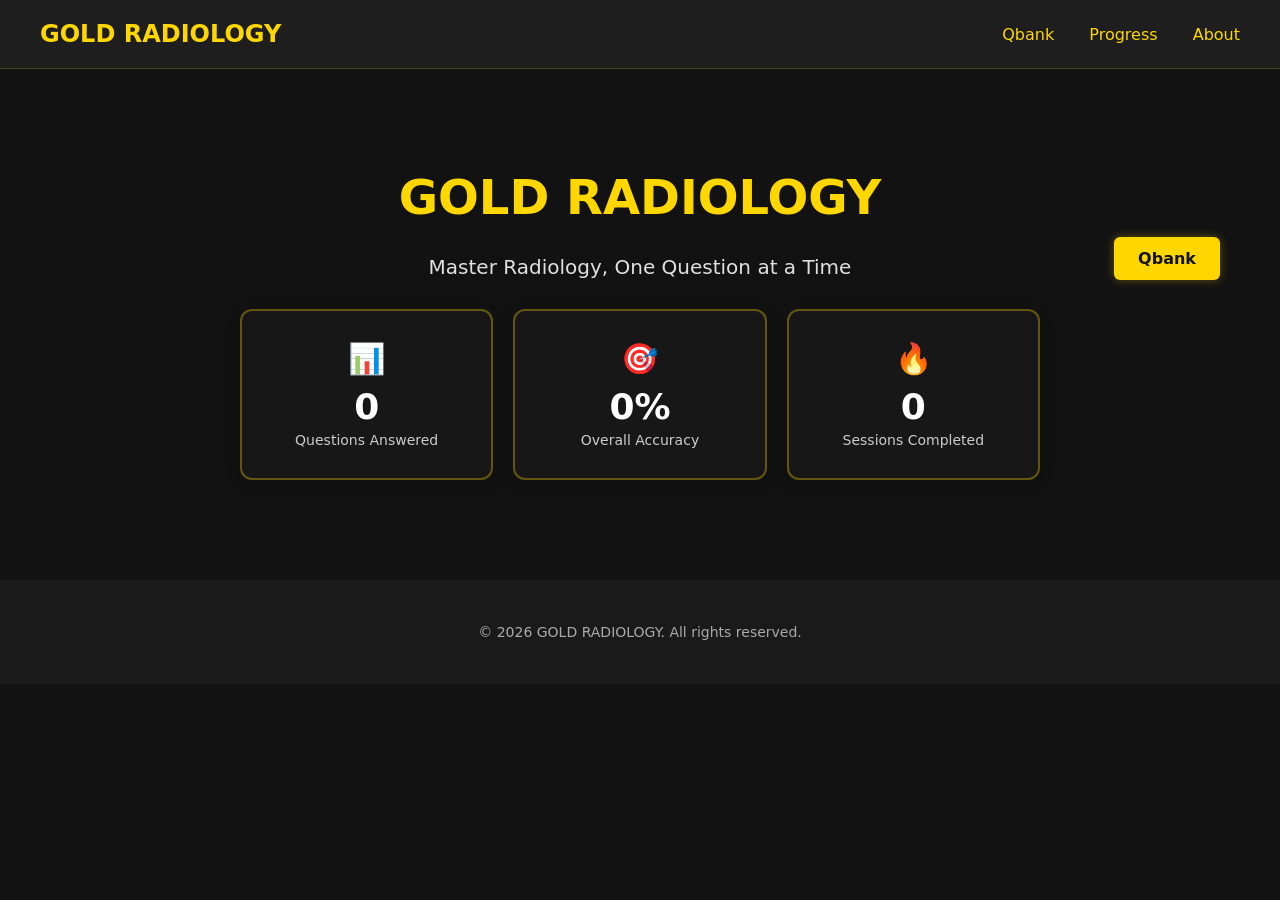
<file: index.html>
<!DOCTYPE html>
<html lang="en">
<head>
  <meta charset="UTF-8" />
  <meta name="viewport" content="width=device-width, initial-scale=1" />
  <title>GOLD RADIOLOGY</title>
  <link rel="stylesheet" href="styles.css" />
</head>
<body>

  <header>
    <a href="index.html" class="logo">GOLD RADIOLOGY</a>
    <nav>
      <a href="qbank.html">Qbank</a>
      <a href="progress.html">Progress</a>
      <a href="about.html">About</a>
    </nav>
  </header>

  <main>
    <section class="hero">
      <div class="hero-title">
        <h1>GOLD RADIOLOGY</h1>
      </div>
      <p>Master Radiology, One Question at a Time</p>

      <div class="overview-section home-dashboard">
        <div class="stats-grid">
          <div class="stat-card">
            <span class="stat-icon">📊</span>
            <div class="stat-value" id="homeTotalAnswered">0</div>
            <div class="stat-label">Questions Answered</div>
          </div>
          <div class="stat-card">
            <span class="stat-icon">🎯</span>
            <div class="stat-value" id="homeOverallAccuracy">0%</div>
            <div class="stat-label">Overall Accuracy</div>
          </div>
          <div class="stat-card">
            <span class="stat-icon">🔥</span>
            <div class="stat-value" id="homeSessionsCompleted">0</div>
            <div class="stat-label">Sessions Completed</div>
          </div>
        </div>
      </div>

      <div class="hero-qbank-button">
        <a href="qbank.html" class="qbank-btn">Qbank</a>
      </div>
    </section>

    </main>

  <footer>
    <p>© 2026 GOLD RADIOLOGY. All rights reserved.</p>
  </footer>

  <script>
    document.addEventListener('DOMContentLoaded', () => {
      const stats = JSON.parse(localStorage.getItem('qbankStats')) || {
        totalAnswered: 0,
        totalCorrect: 0,
        sessionsCount: 0
      };
      
      document.getElementById('homeTotalAnswered').textContent = stats.totalAnswered;
      document.getElementById('homeSessionsCompleted').textContent = stats.sessionsCount;
      
      const accuracy = stats.totalAnswered > 0 
        ? Math.round((stats.totalCorrect / stats.totalAnswered) * 100) 
        : 0;
      document.getElementById('homeOverallAccuracy').textContent = `${accuracy}%`;
    });
  </script>

</body>
</html>
</file>
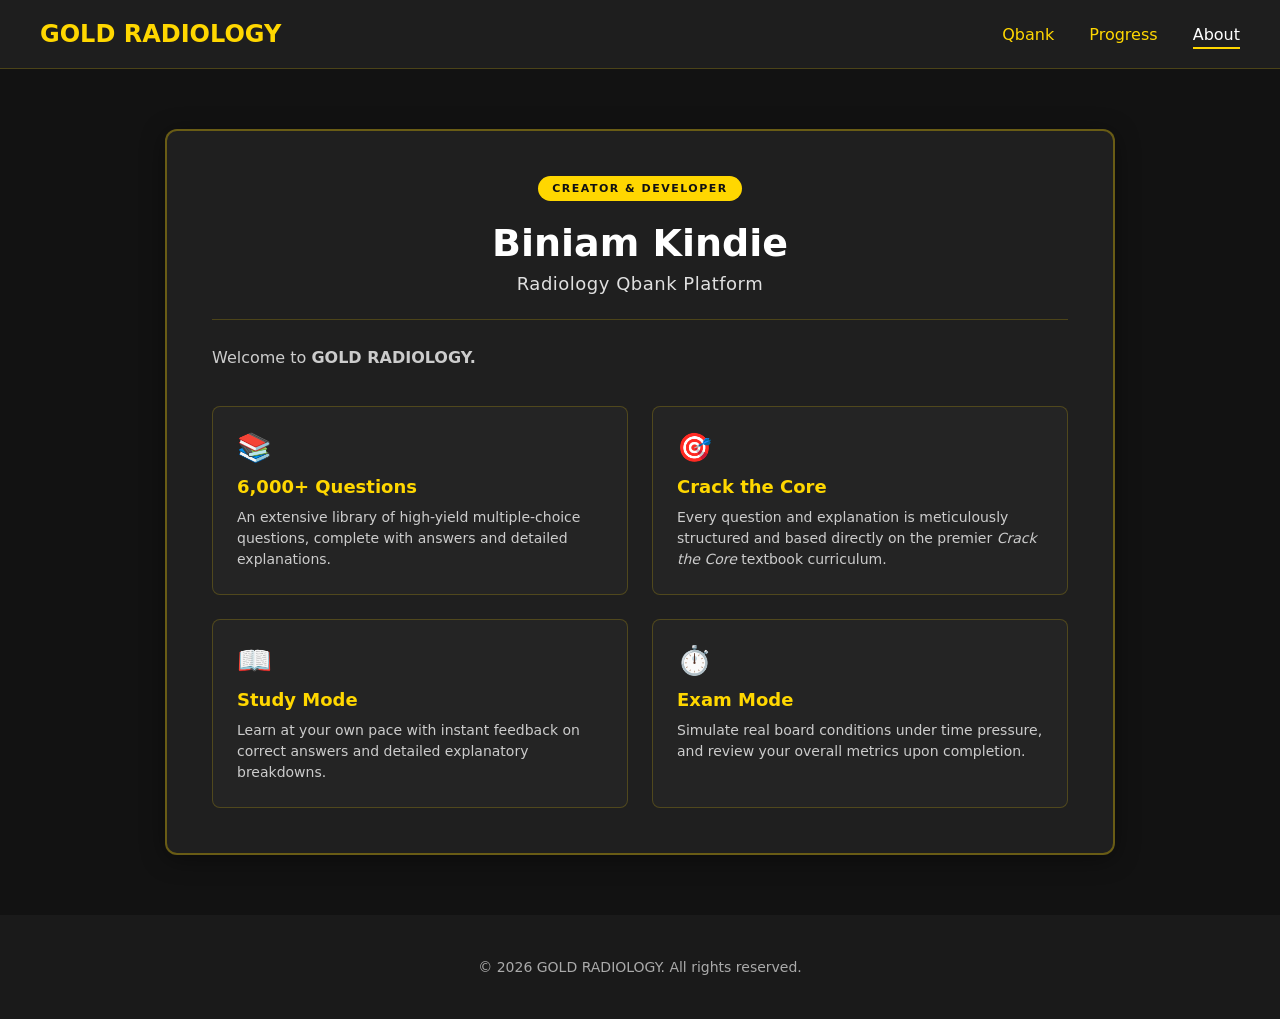
<file: about.html>
<!DOCTYPE html>
<html lang="en">
<head>
  <meta charset="UTF-8" />
  <meta name="viewport" content="width=device-width, initial-scale=1" />
  <title>About | GOLD RADIOLOGY</title>
  <link rel="stylesheet" href="styles.css" />
</head>
<body>

  <header>
    <a href="index.html" class="logo">GOLD RADIOLOGY</a>
    <nav>
      <a href="qbank.html">Qbank</a>
      <a href="progress.html">Progress</a>
      <a href="about.html" class="active">About</a>
    </nav>
  </header>

  <main class="about-main">
    <div class="about-container">
      <div class="about-card">
        <div class="about-badge">CREATOR & DEVELOPER</div>
        <h1>Biniam Kindie</h1>
        <p class="about-subtitle">Radiology Qbank Platform</p>
        
        <hr class="about-divider" />

        <div class="about-content">
          <p>
            Welcome to <strong>GOLD RADIOLOGY.</strong>  </p>

          <div class="feature-grid">
            <div class="feature-box">
              <div class="feature-icon">📚</div>
              <h3>6,000+ Questions</h3>
              <p>An extensive library of high-yield multiple-choice questions, complete with answers and detailed explanations.</p>
            </div>

            <div class="feature-box">
              <div class="feature-icon">🎯</div>
              <h3>Crack the Core</h3>
              <p>Every question and explanation is meticulously structured and based directly on the premier <em>Crack the Core</em> textbook curriculum.</p>
            </div>

            <div class="feature-box">
              <div class="feature-icon">📖</div>
              <h3>Study Mode</h3>
              <p>Learn at your own pace with instant feedback on correct answers and detailed explanatory breakdowns.</p>
            </div>

            <div class="feature-box">
              <div class="feature-icon">⏱️</div>
              <h3>Exam Mode</h3>
              <p>Simulate real board conditions under time pressure, and review your overall metrics upon completion.</p>
            </div>
          </div>
        </div>
      </div>
    </div>
  </main>

  <footer>
    <p>© 2026 GOLD RADIOLOGY. All rights reserved.</p>
  </footer>

</body>
</html>
</file>
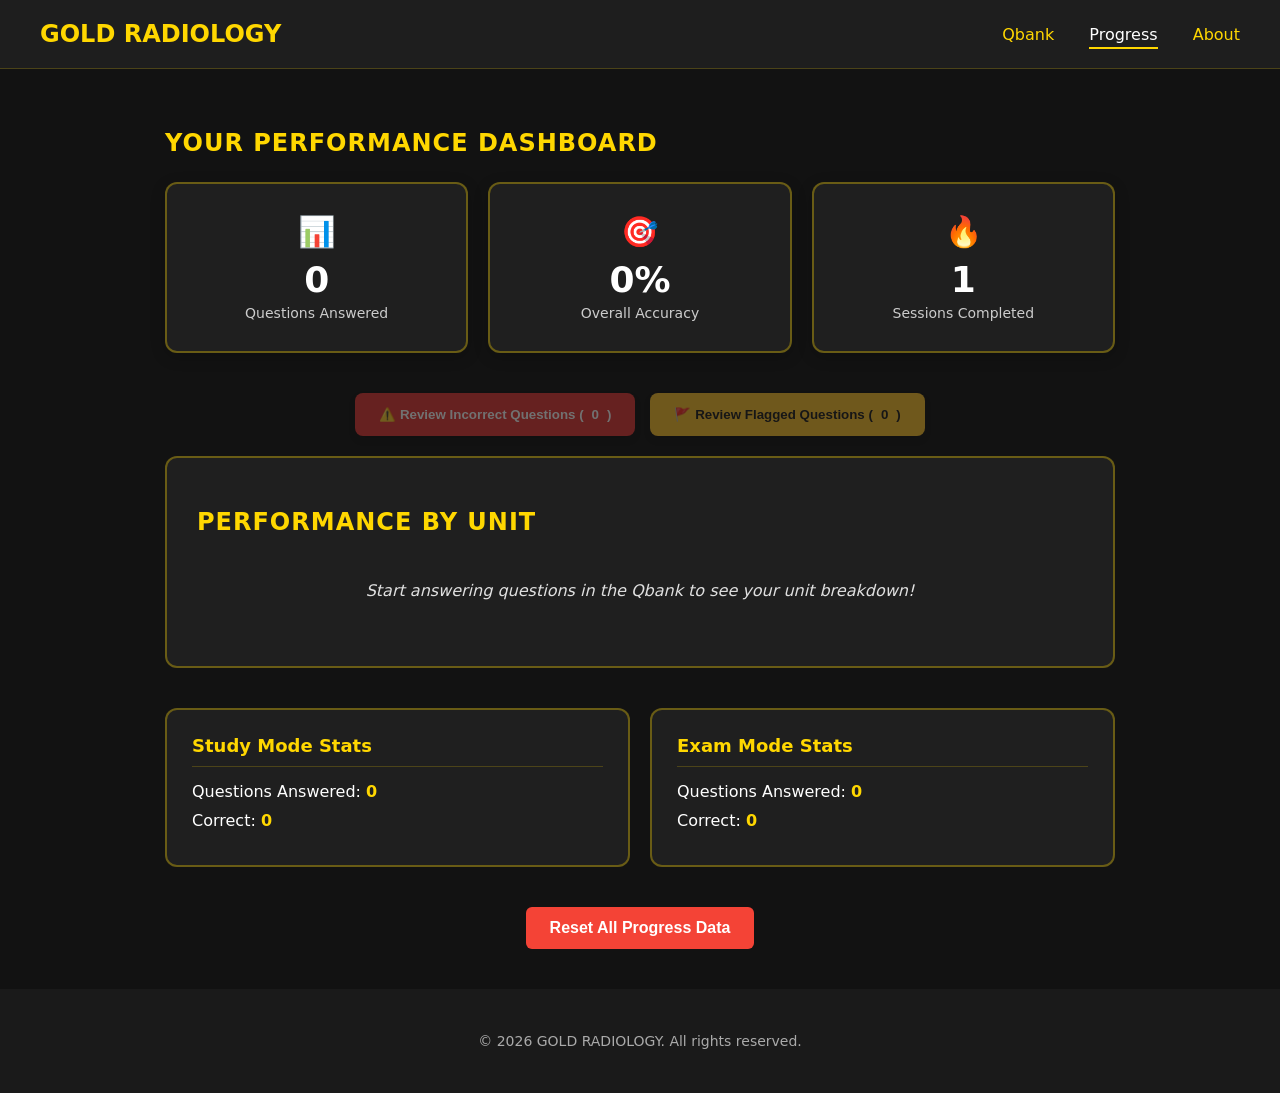
<file: progress.html>
<!DOCTYPE html>
<html lang="en">
<head>
  <meta charset="UTF-8" />
  <meta name="viewport" content="width=device-width, initial-scale=1" />
  <title>Progress | GOLD RADIOLOGY</title>
  <link rel="stylesheet" href="styles.css" />
</head>
<body>

  <header>
    <a href="index.html" class="logo">GOLD RADIOLOGY</a>
    <nav>
      <a href="qbank.html">Qbank</a>
      <a href="progress.html" class="active">Progress</a>
      <a href="about.html">About</a>
    </nav>
  </header>

  <main class="progress-main">
    <div class="progress-container">
      
      <section class="overview-section">
        <h1>YOUR PERFORMANCE DASHBOARD</h1>
        <div class="stats-grid">
          <div class="stat-card">
            <span class="stat-icon">📊</span>
            <div class="stat-value" id="totalAnswered">0</div>
            <div class="stat-label">Questions Answered</div>
          </div>
          <div class="stat-card">
            <span class="stat-icon">🎯</span>
            <div class="stat-value" id="overallAccuracy">0%</div>
            <div class="stat-label">Overall Accuracy</div>
          </div>
          <div class="stat-card">
            <span class="stat-icon">🔥</span>
            <div class="stat-value" id="sessionsCompleted">0</div>
            <div class="stat-label">Sessions Completed</div>
          </div>
        </div>
      </section>

      <section class="review-actions-section" style="margin: 20px 0;">
        <div class="dashboard-actions" style="display: flex; gap: 15px; justify-content: center; flex-wrap: wrap;">
          <button id="btn-review-incorrect" class="action-btn" style="padding: 14px 24px; font-weight: bold; background: #e53935; color: white; border: none; border-radius: 8px; cursor: pointer; display: inline-flex; align-items: center; gap: 8px; box-shadow: 0 4px 6px rgba(0,0,0,0.15); transition: all 0.2s;">
            ⚠️ Review Incorrect Questions (<span id="incorrect-count">0</span>)
          </button>
          <button id="btn-review-flagged" class="action-btn" style="padding: 14px 24px; font-weight: bold; background: #fbc02d; color: #1e1e1e; border: none; border-radius: 8px; cursor: pointer; display: inline-flex; align-items: center; gap: 8px; box-shadow: 0 4px 6px rgba(0,0,0,0.15); transition: all 0.2s;">
            🚩 Review Flagged Questions (<span id="flagged-count">0</span>)
          </button>
        </div>
      </section>

      <section class="breakdown-section">
        <h2>Performance by Unit</h2>
        <div class="unit-progress-list" id="unitProgressContainer">
          <p class="no-data">Start answering questions in the Qbank to see your unit breakdown!</p>
        </div>
      </section>

      <section class="modes-section">
        <div class="mode-card">
          <h3>Study Mode Stats</h3>
          <p>Questions Answered: <span id="studyAnswered" class="highlight">0</span></p>
          <p>Correct: <span id="studyCorrect" class="highlight">0</span></p>
        </div>
        <div class="mode-card">
          <h3>Exam Mode Stats</h3>
          <p>Questions Answered: <span id="examAnswered" class="highlight">0</span></p>
          <p>Correct: <span id="examCorrect" class="highlight">0</span></p>
        </div>
      </section>

      <div class="danger-zone">
        <button id="resetProgressBtn" class="reset-btn">Reset All Progress Data</button>
      </div>

    </div>
  </main>

  <footer>
    <p>© 2026 GOLD RADIOLOGY. All rights reserved.</p>
  </footer>

  <script src="progress.js" defer></script>
</body>
</html>
</file>
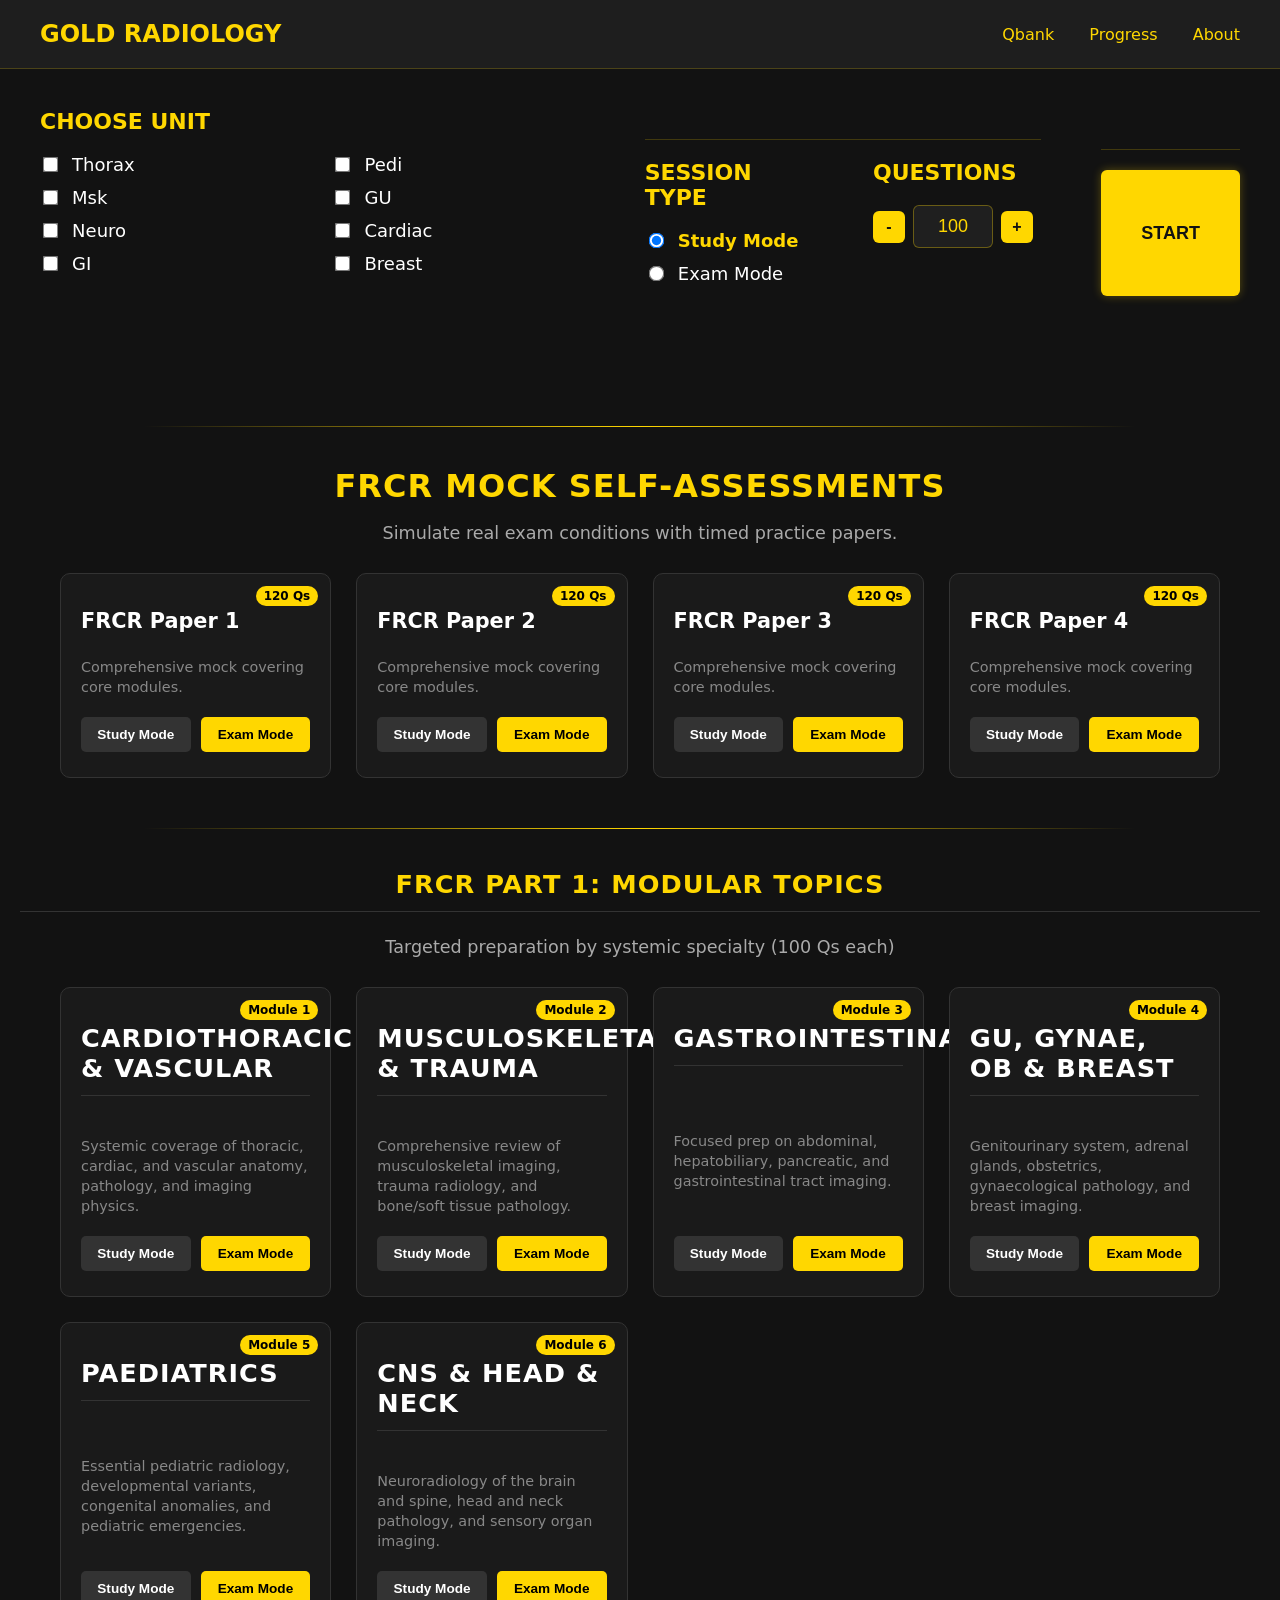
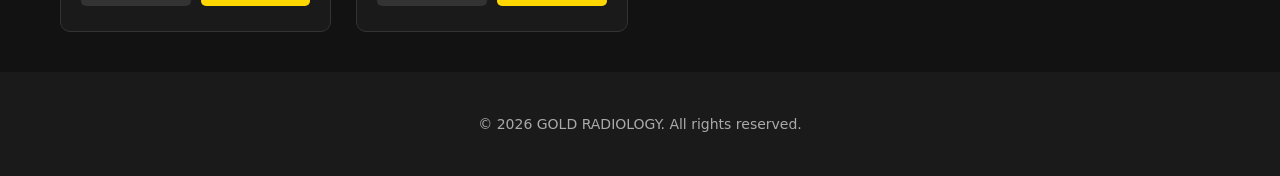
<file: qbank.html>
<!DOCTYPE html>
<html lang="en">
<head>
  <meta charset="UTF-8" />
  <meta name="viewport" content="width=device-width, initial-scale=1" />
  <title>Qbank | GOLD RADIOLOGY</title>
  <link rel="stylesheet" href="styles.css" />
</head>
<body>

  <header>
    <a href="index.html" class="logo">GOLD RADIOLOGY</a>
    <nav>
      <a href="qbank.html">Qbank</a>
      <a href="progress.html">Progress</a>
      <a href="about.html">About</a>
    </nav>
  </header>

  <main>
    <section class="qbank-layout">
      <div class="selection-sections">
        <div class="unit-section">
          <h2>CHOOSE UNIT</h2>
          <div class="unit-columns">
            <div class="unit-column">
              <form class="unit-checkboxes">
                <div class="checkbox-group">
                  <label><input type="checkbox" name="unit" value="thoracic"> <span>Thorax</span></label>
                </div>
                <div class="checkbox-group">
                  <label><input type="checkbox" id="mskCheckbox" name="unit" value="msk"> <span>Msk</span></label>
                </div>
                <div class="checkbox-group">
                  <label><input type="checkbox" name="unit" value="neurorad"> <span>Neuro</span></label>
                </div>
                <div class="checkbox-group">
                  <label><input type="checkbox" name="unit" value="gi"> <span>GI</span></label>
                </div>
              </form>
            </div>

            <div class="unit-column">
              <form class="unit-checkboxes">
                <div class="checkbox-group">
                  <label><input type="checkbox" name="unit" value="peds"> <span>Pedi</span></label>
                </div>
                <div class="checkbox-group">
                  <label><input type="checkbox" name="unit" value="gu"> <span>GU</span></label>
                </div>
                <div class="checkbox-group">
                  <label><input type="checkbox" name="unit" value="cardiac"> <span>Cardiac</span></label>
                </div>
                <div class="checkbox-group">
                  <label><input type="checkbox" name="unit" value="breast"> <span>Breast</span></label>
                </div>
              </form>
            </div>
          </div>
        </div>

        <div class="bottom-row">
        <div class="session-type-section">
          <h2>SESSION TYPE</h2>
          <form class="session-type-options">
            <div class="radio-group">
              <label>
                <input type="radio" name="sessionType" value="study" checked>
                <span>Study Mode</span>
              </label>
            </div>
            <div class="radio-group">
              <label>
                <input type="radio" name="sessionType" value="exam">
                <span>Exam Mode</span>
              </label>
            </div>
          </form>
        </div>

        <div class="questions-section">
          <h2>QUESTIONS</h2>
          <div class="number-input">
            <button class="number-btn minus">-</button>
            <input type="number" min="1" max="500" value="100" id="questionCount" />
            <button class="number-btn plus">+</button>
          </div>
        </div>
      </div>

      <div class="start-button-container">
        <button class="start-btn">START</button>
      </div>
    </section>
  </main>

  <div id="mskModal" class="modal" aria-hidden="true">
    <div class="modal-content">
      <span class="close-button" onclick="closeModal()">&times;</span>
      <h3>Select MSK Sub-units</h3>
      <div class="modal-columns">
        <div class="modal-column">
          <form>
            <label><input type="checkbox" name="subunit" value="msk1"> <span>MSK 1</span></label>
            <label><input type="checkbox" name="subunit" value="msk2-3"> <span>MSK 2-3</span></label>
            <label><input type="checkbox" name="subunit" value="msk4-5"> <span>MSK 4-5</span></label>
            <label><input type="checkbox" name="subunit" value="msk6-7"> <span>MSK 6-7</span></label>
            <label><input type="checkbox" name="subunit" value="msk8"> <span>MSK 8</span></label>
            <label><input type="checkbox" name="subunit" value="msk9-11"> <span>MSK 9-11</span></label>
       
          </form>
        </div>
        <div class="modal-column">
          <form>
            <label><input type="checkbox" name="subunit" value="mskbasics"> <span>Basics of bone</span></label>
            <label><input type="checkbox" name="subunit" value="mskarthtitis"> <span>Arthitis</span></label>
            <label><input type="checkbox" name="subunit" value="mskboneprinciple"> <span>Bone tumor principles</span></label>
            <label><input type="checkbox" name="subunit" value="mskbonelesions"> <span>Bone lesions organized</span></label>
            <label><input type="checkbox" name="subunit" value="msksofttissuetumors"> <span>Soft tissue tumors</span></label>
            <label><input type="checkbox" name="subunit" value="mskinfections"> <span>Msk infections</span></label>
            <label><input type="checkbox" name="subunit" value="mskmetabolic"> <span>Metabolic</span></label>
            <label><input type="checkbox" name="subunit" value="mskddxbonelesion"> <span>DDX bone lesion</span></label>
            <label><input type="checkbox" name="subunit" value="mskbasicsoftrauma"> <span>Basics of traums</span></label>
            <label><input type="checkbox" name="subunit" value="mskatraumaticfractures"> <span>Atrumatic fractures</span></label>
            <label><input type="checkbox" name="subunit" value="mskbasicsofmri"> <span>Basics of mri</span></label>
            <label><input type="checkbox" name="subunit" value="mskfootandankle"> <span>Foot and ankle</span></label>
            <label><input type="checkbox" name="subunit" value="mskknee"> <span>Knee</span></label>
            <label><input type="checkbox" name="subunit" value="mskhip"> <span>Hip</span></label>
            <label><input type="checkbox" name="subunit" value="mskshoulder"> <span>Shoulder</span></label>
            <label><input type="checkbox" name="subunit" value="mskelbow"> <span>Elbow</span></label>
            <label><input type="checkbox" name="subunit" value="mskwrist"> <span>Wrist</span></label>
            <label><input type="checkbox" name="subunit" value="mskinterventions"> <span>MSK interventions</span></label>


            
          </form>
        </div>
      </div>
      <button type="button" class="done-btn" onclick="handleSubunitSelection()">Done</button>
    </div>
  </div>

  <div id="thoracicModal" class="modal" aria-hidden="true">
    <div class="modal-content">
      <span class="close-button" onclick="closeThoracicModal()">&times;</span>
      <h3>Select Thoracic Sub-units</h3>
      <div class="modal-columns">
        <div class="modal-column">
          <form>
            <label><input type="checkbox" name="thoracicSubunit" value="thoracic1-4"> <span>Thoracic 1-4</span></label>
            <label><input type="checkbox" name="thoracicSubunit" value="thoracic5-7"> <span>Thoracic 5-7</span></label>
            <label><input type="checkbox" name="thoracicSubunit" value="thoracic8-11"> <span>Thoracic 8-11</span></label>
            <label><input type="checkbox" name="thoracicSubunit" value="thoracic12-15"> <span>Thoracic 12-15</span></label>
            <label><input type="checkbox" name="thoracicSubunit" value="thoracic16-18"> <span>Thoracic 16-18</span></label>
           </form>
        </div>
        <div class="modal-column">
          <form>
            
            <label><input type="checkbox" name="thoracicSubunit" value="thoracicintroductory"> <span>Introductory</span></label> 
            <label><input type="checkbox" name="thoracicSubunit" value="thoracicpatterns"> <span>Patterns of lung Ds</span></label> 
            <label><input type="checkbox" name="thoracicSubunit" value="thoracicpinfection"> <span>Pulmonary infection</span></label> 
            <label><input type="checkbox" name="thoracicSubunit" value="thoracicicu"> <span>ICU</span></label> 
            <label><input type="checkbox" name="thoracicSubunit" value="thoraciclungca"> <span>Lung ca</span></label> 
            <label><input type="checkbox" name="thoracicSubunit" value="thoracicpulmvasvcular"> <span>Pulmonary vascular Ds</span></label> 
            <label><input type="checkbox" name="thoracicSubunit" value="thoracicdiffuse"> <span>Diffuse lung Ds</span></label> 
            <label><input type="checkbox" name="thoracicSubunit" value="thoracicmediastinum"> <span>Mediasatinum</span></label> 
            <label><input type="checkbox" name="thoracicSubunit" value="thoracicairway"> <span>Airway</span></label> 
            <label><input type="checkbox" name="thoracicSubunit" value="thoracicpleura"> <span>Pleura</span></label>          
          </form>
        </div>
      </div>
      <button type="button" class="done-btn" onclick="handleThoracicSubunitSelection()">Done</button>
    </div>
  </div>

  <div id="cardiacModal" class="modal" aria-hidden="true">
    <div class="modal-content">
      <span class="close-button" onclick="closeCardiacModal()">&times;</span>
      <h3>Select Cardiac Sub-units</h3>
      <div class="modal-columns">
        <div class="modal-column">
          <form>
            <label><input type="checkbox" name="cardiacSubunit" value="cardiac1-4"> <span>Cardiac 1-4</span></label>
            <label><input type="checkbox" name="cardiacSubunit" value="cardiac5-6"> <span>Cardiac 5-6</span></label>
            <label><input type="checkbox" name="cardiacSubunit" value="cardiac7-11"> <span>Cardiac 7-11</span></label>
            <label><input type="checkbox" name="cardiacSubunit" value="cardiacxray"> <span>X-ray</span></label>
            <label><input type="checkbox" name="cardiacSubunit" value="cardiaccoronary"> <span>Coronary ct</span></label>
            <label><input type="checkbox" name="cardiacSubunit" value="cardiacmri"> <span>Cardiac MRI</span></label>
            <label><input type="checkbox" name="cardiacSubunit" value="cardiacichemic"> <span>Ischemic</span></label>
            <label><input type="checkbox" name="cardiacSubunit" value="cardiacnonischemic"> <span>Non ischemic</span></label>
            <label><input type="checkbox" name="cardiacSubunit" value="cardiacvalvular"> <span>Valvular</span></label>
            <label><input type="checkbox" name="cardiacSubunit" value="cardiacpericardial"> <span>Pericardial</span></label>
            <label><input type="checkbox" name="cardiacSubunit" value="cardiacmass"> <span>Cardiac Mass</span></label>
            

          </form>
        </div>
        <div class="modal-column">
          <form>
            <label><input type="checkbox" name="cardiacSubunit" value="vascular1-2"> <span>Vascular 1-2</span></label>
            <label><input type="checkbox" name="cardiacSubunit" value="vascular3-5"> <span>Vascular 3-5</span></label>
            <label><input type="checkbox" name="cardiacSubunit" value="vascular6-8"> <span>Vascular 6-8</span></label>
            <label><input type="checkbox" name="cardiacSubunit" value="vascularaorticanatomy"> <span>Aortic anatomy</span></label>
            <label><input type="checkbox" name="cardiacSubunit" value="vascularaorticsyndrome"> <span>Acute aortic syndrome</span></label>
            <label><input type="checkbox" name="cardiacSubunit" value="vascularaorticinjury"> <span>Aortic injury</span></label>
            <label><input type="checkbox" name="cardiacSubunit" value="vascularthoracicaorta"> <span>Thoracic aorta</span></label>  
            <label><input type="checkbox" name="cardiacSubunit" value="vascularabdominalaorta"> <span>Abdominal aorta</span></label>
            <label><input type="checkbox" name="cardiacSubunit" value="vascularmesenteric"> <span>Mesenteric</span></label>  
            <label><input type="checkbox" name="cardiacSubunit" value="vascularupperextermity"> <span>Upper extermity</span></label>
            <label><input type="checkbox" name="cardiacSubunit" value="vascularlowerextermity"> <span>Lower extermity</span></label>  
            <label><input type="checkbox" name="cardiacSubunit" value="vascularultrasound"> <span>Vascular ultrasound</span></label>
             
          </form>
        </div>
      </div>
      <button type="button" class="done-btn" onclick="handleCardiacSubunitSelection()">Done</button>
    </div>
  </div>

  <div id="neuroradModal" class="modal" aria-hidden="true">
    <div class="modal-content">
      <span class="close-button" onclick="closeNeuroradModal()">&times;</span>
      <h3>Select Neurorad Sub-units</h3>
      <div class="modal-columns">
        <div class="modal-column">
          <form>
            <label><input type="checkbox" name="neuroradSubunit" value="neuro1"> <span>Neuro 1</span></label>
            <label><input type="checkbox" name="neuroradSubunit" value="neuro2"> <span>Neuro 2</span></label>
            <label><input type="checkbox" name="neuroradSubunit" value="neuro3-4"> <span>Neuro 3-4</span></label>
            <label><input type="checkbox" name="neuroradSubunit" value="neuro5-6"> <span>Neuro 5-6</span></label>
            <label><input type="checkbox" name="neuroradSubunit" value="neuro7"> <span>Neuro 7</span></label>
            <label><input type="checkbox" name="neuroradSubunit" value="neuro8-9"> <span>Neuro 8-9</span></label>
            <label><input type="checkbox" name="neuroradSubunit" value="neuro10-11"> <span>Neuro 10-11</span></label>
            <label><input type="checkbox" name="neuroradSubunit" value="neuro12"> <span>Neuro 12</span></label>
            <label><input type="checkbox" name="neuroradSubunit" value="neuro13-15"> <span>Neuro 13-15</span></label>
            <label><input type="checkbox" name="neuroradSubunit" value="neuro16-18"> <span>Neuro 16-18</span></label>
            <label><input type="checkbox" name="neuroradSubunit" value="neuro19-21"> <span>Neuro 19-21</span></label>
       
          </form>
        </div>
        <div class="modal-column">
          <form>
          
            <label><input type="checkbox" name="neuroradSubunit" value="neurofundumentals"> <span>Neuroimaging fundumentals</span></label>  
            <label><input type="checkbox" name="neuroradSubunit" value="neurovascularanatomy"> <span>Neurovascular anatomy</span></label> 
            <label><input type="checkbox" name="neuroradSubunit" value="neurostroke"> <span>Stroke</span></label>        
            <label><input type="checkbox" name="neuroradSubunit" value="neurosah"> <span>SAH</span></label>        
            <label><input type="checkbox" name="neuroradSubunit" value="neurovascularmalformation"> <span>Vascular malformations</span></label>        
            <label><input type="checkbox" name="neuroradSubunit" value="neurocerebralvenous"> <span>Cerebral venous</span></label>        
            <label><input type="checkbox" name="neuroradSubunit" value="neurohemorrage"> <span>Hemorraghe</span></label>        
            <label><input type="checkbox" name="neuroradSubunit" value="neurotrauma"> <span>Cerebral trauma</span></label>        
            <label><input type="checkbox" name="neuroradSubunit" value="neurobraintumors"> <span>Brain tumors</span></label>        
            <label><input type="checkbox" name="neuroradSubunit" value="neurowhitematter"> <span>White matter</span></label>        
            <label><input type="checkbox" name="neuroradSubunit" value="neurotoxic"> <span>Toxic</span></label>        
            <label><input type="checkbox" name="neuroradSubunit" value="neuroautoimmune"> <span>Autoimmune</span></label>        
            <label><input type="checkbox" name="neuroradSubunit" value="neurobraininfections"> <span>Brain infections</span></label> 
           

                        
          </form>
        </div>
        <div class="modal-column">
          <form>
 <label><input type="checkbox" name="neuroradSubunit" value="neuropns"> <span>PNS</span></label>        
            <label><input type="checkbox" name="neuroradSubunit" value="neuroorbits"> <span>Orbits</span></label>        
            <label><input type="checkbox" name="neuroradSubunit" value="neuroface"> <span>Face</span></label>        
            <label><input type="checkbox" name="neuroradSubunit" value="neurosalivaryglands"> <span>Salivary glands</span></label>        
            <label><input type="checkbox" name="neuroradSubunit" value="neurocentralskull"> <span>Centralskull</span></label>        
            <label><input type="checkbox" name="neuroradSubunit" value="neuromucosal"> <span>Mucosal</span></label>        
            <label><input type="checkbox" name="neuroradSubunit" value="neuroextramucosal"> <span>Extramucosal</span></label>        
            <label><input type="checkbox" name="neuroradSubunit" value="neurocervicallnds"> <span>Cervical LNDS</span></label>    
            <label><input type="checkbox" name="neuroradSubunit" value="neuroneckinfections"> <span>NEck infections</span></label>        
            <label><input type="checkbox" name="neuroradSubunit" value="neurothyroid"> <span>Thyroid</span></label>        
            <label><input type="checkbox" name="neuroradSubunit" value="neurointramedullary"> <span>Intrameduallary</span></label>        
            <label><input type="checkbox" name="neuroradSubunit" value="neuroextramedullary"> <span>Extrameduulary</span></label>        
            <label><input type="checkbox" name="neuroradSubunit" value="neuroextradural"> <span>Extradural</span></label>        
            <label><input type="checkbox" name="neuroradSubunit" value="neurodegenerative"> <span>Degenerative</span></label>        
            <label><input type="checkbox" name="neuroradSubunit" value="neurospineinfection"> <span>Spine infection</span></label>        
            <label><input type="checkbox" name="neuroradSubunit" value="neuromiscellaneous"> <span>Miscellaneous</span></label>        
            <label><input type="checkbox" name="neuroradSubunit" value="neurospinaltrauma"> <span>Spinal trauma</span></label>        
            <label><input type="checkbox" name="neuroradSubunit" value="neuropostop"> <span>Post op</span></label>        
            </form>
       
          </div>
      </div>
      <button type="button" class="done-btn" onclick="handleNeuroradSubunitSelection()">Done</button>
    </div>
  </div>

  <div id="giModal" class="modal" aria-hidden="true">
    <div class="modal-content">
      <span class="close-button" onclick="closeGiModal()">&times;</span>
      <h3>Select GI Sub-units</h3>
      <div class="modal-columns">
        <div class="modal-column">
          <form>
            <label><input type="checkbox" name="giSubunit" value="gi1"> <span>GI 1</span></label>
            <label><input type="checkbox" name="giSubunit" value="gi2"> <span>GI 2</span></label>
            <label><input type="checkbox" name="giSubunit" value="gi3"> <span>GI 3</span></label>
            <label><input type="checkbox" name="giSubunit" value="gi4-5"> <span>GI 4-5</span></label>
            <label><input type="checkbox" name="giSubunit" value="gi6-7"> <span>GI 6-7</span></label>
            <label><input type="checkbox" name="giSubunit" value="gi8"> <span>GI 8</span></label>
           
          </form>
        </div>
        <div class="modal-column">
          <form>
            
            <label><input type="checkbox" name="giSubunit" value="giliver"> <span>Liver</span></label>
            <label><input type="checkbox" name="giSubunit" value="gidoppler"> <span>Hepatic doppler</span></label>
            <label><input type="checkbox" name="giSubunit" value="gibillary"> <span>Billiary</span></label>
            <label><input type="checkbox" name="giSubunit" value="gipancrease"> <span>Pancrease</span></label>
            <label><input type="checkbox" name="giSubunit" value="gispleen"> <span>Spleen</span></label>
            <label><input type="checkbox" name="giSubunit" value="giesophagus"> <span>Esophagus</span></label>
            <label><input type="checkbox" name="giSubunit" value="gistomach"> <span>Stomach</span></label>
            <label><input type="checkbox" name="giSubunit" value="gismallbowel"> <span>Small bowel</span></label>
            <label><input type="checkbox" name="giSubunit" value="gilargebowel"> <span>Large bowel</span></label>
            <label><input type="checkbox" name="giSubunit" value="gimesentry"> <span>Mesentery</span></label>
            
          </form>
        </div>
      </div>
      <button type="button" class="done-btn" onclick="handleGiSubunitSelection()">Done</button>
    </div>
  </div>

  <div id="pedsModal" class="modal" aria-hidden="true">
    <div class="modal-content">
      <span class="close-button" onclick="closePedsModal()">&times;</span>
      <h3>Select Pediatric Sub-units</h3>
      <div class="modal-columns">
        <div class="modal-column">
          <form>
            <label><input type="checkbox" name="pedsSubunit" value="pedi1-2"> <span>Pedi 1-2</span></label>
            <label><input type="checkbox" name="pedsSubunit" value="pedi3-4"> <span>Pedi 3-4</span></label>
            <label><input type="checkbox" name="pedsSubunit" value="pedi5-6"> <span>Pedi 5-6</span></label>
            <label><input type="checkbox" name="pedsSubunit" value="pedi7"> <span>Pedi 7</span></label>
            <label><input type="checkbox" name="pedsSubunit" value="pedi8-9"> <span>Pedi 8-9</span></label>
            <label><input type="checkbox" name="pedsSubunit" value="pedi10-12"> <span>Pedi 10-12 & 14</span></label>
            <label><input type="checkbox" name="pedsSubunit" value="pedi13"> <span>Pedi 13</span></label>
          </form>
        </div>
        <div class="modal-column">
          <form>
            
          <label><input type="checkbox" name="pedsSubunit" value="pediairway"> <span>Pedi airway</span></label>
          <label><input type="checkbox" name="pedsSubunit" value="pedichest"> <span>Pedi chest</span></label>
          <label><input type="checkbox" name="pedsSubunit" value="pedicardiac"> <span>Pedi cardiac</span></label>
          <label><input type="checkbox" name="pedsSubunit" value="pedigi"> <span>Pedi GI</span></label>
          <label><input type="checkbox" name="pedsSubunit" value="pedigu"> <span>Pedi GU</span></label>
          <label><input type="checkbox" name="pedsSubunit" value="pedimsk"> <span>PediMSK</span></label>
          <label><input type="checkbox" name="pedsSubunit" value="pedineuro"> <span>Pedi Neuro</span></label>
        
          </form>
        </div>
      </div>
      <button type="button" class="done-btn" onclick="handlePedsSubunitSelection()">Done</button>
    </div>
  </div>

  <div id="guModal" class="modal" aria-hidden="true">
    <div class="modal-content">
      <span class="close-button" onclick="closeGuModal()">&times;</span>
      <h3>Select Genitourinary Sub-units</h3>
      <div class="modal-columns">
        <div class="modal-column">
          <form>
            <label><input type="checkbox" name="guSubunit" value="urinary1-3"> <span>Urinary 1-3</span></label>
            <label><input type="checkbox" name="guSubunit" value="urinary4-7"> <span>Urinary 4-7</span></label>
            <label><input type="checkbox" name="guSubunit" value="urinary8-12"> <span>Urinary 8-12</span></label>
            <label><input type="checkbox" name="guSubunit" value="endocrine1-4"> <span>Endocrine 1-4</span></label>
            <label><input type="checkbox" name="guSubunit" value="repro1-3"> <span>Repro 1-3</span></label>
            <label><input type="checkbox" name="guSubunit" value="repro4-7"> <span>Repro 4-7</span></label>
            <label><input type="checkbox" name="guSubunit" value="repro8-12"> <span>Repro 8-12</span></label>
            <label><input type="checkbox" name="guSubunit" value="repro13-14"> <span>Repro 13-14</span></label>
            <label><input type="checkbox" name="guSubunit" value="repro15-17"> <span>Repro 15-17</span></label>
            
          </form>
        </div>
        <div class="modal-column">
          <form>
           
                <label><input type="checkbox" name="guSubunit" value="guretroperitoneum"> <span>Retroperitneum</span></label>
                <label><input type="checkbox" name="guSubunit" value="guadrenals"> <span>Adrenals</span></label>
                <label><input type="checkbox" name="guSubunit" value="gukidneys"> <span>Kidneys</span></label>
                <label><input type="checkbox" name="guSubunit" value="guureter"> <span>Ureter</span></label>
                <label><input type="checkbox" name="guSubunit" value="gubladder"> <span>Bladder</span></label>
                <label><input type="checkbox" name="guSubunit" value="gumale"> <span>MALE GUS</span></label>
                <label><input type="checkbox" name="guSubunit" value="guprostatemri"> <span>Prostate MRI</span></label>
                <label><input type="checkbox" name="guSubunit" value="guscrotum"> <span>Scrotum</span></label>
                <label><input type="checkbox" name="guSubunit" value="gufemale"> <span>Female</span></label>
                <label><input type="checkbox" name="guSubunit" value="gufemalepelvis"> <span>Female pelvis</span></label>
                <label><input type="checkbox" name="guSubunit" value="guuterus"> <span>Uterus</span></label>
                <label><input type="checkbox" name="guSubunit" value="guovaries"> <span>Ovaries</span></label>
          </form>
        </div>
      </div>
      <button type="button" class="done-btn" onclick="handleGuSubunitSelection()">Done</button>
    </div>
  </div>

  <div id="breastModal" class="modal" aria-hidden="true">
    <div class="modal-content">
      <span class="close-button" onclick="closeBreastModal()">&times;</span>
      <h3>Select Breast Sub-units</h3>
      <div class="modal-columns">
        <div class="modal-column">
          <form>
            <label><input type="checkbox" name="breastSubunit" value="mamo1-3"> <span>Mamo 1-3</span></label>
            <label><input type="checkbox" name="breastSubunit" value="mamo4-6"> <span>Mamo 4-6</span></label>
            <label><input type="checkbox" name="breastSubunit" value="mamo7-11"> <span>Mamo 7-11</span></label>
            <label><input type="checkbox" name="breastSubunit" value="mamo12-15"> <span>Mamo 12-15</span></label>
            <label><input type="checkbox" name="breastSubunit" value="mamo16-19"> <span>Mamo 16-19</span></label>
           
          </form>
        </div>
         <div class="modal-column">
          <form>
 <label><input type="checkbox" name="breastSubunit" value="mamointroduction"> <span>Introduction</span></label>
            <label><input type="checkbox" name="breastSubunit" value="mamobirads"> <span>BIRADS</span></label>
            <label><input type="checkbox" name="breastSubunit" value="mamography"> <span>Mamography</span></label>
            <label><input type="checkbox" name="breastSubunit" value="mamoultrasound"> <span>Breast ultrasound</span></label>
            <label><input type="checkbox" name="breastSubunit" value="mamomri"> <span>Breast MRI</span></label>
            <label><input type="checkbox" name="breastSubunit" value="mamobreastmasses"> <span>Breast masses</span></label>
            <label><input type="checkbox" name="breastSubunit" value="mamobenignbreast"> <span>Benign Breast</span></label>
            <label><input type="checkbox" name="breastSubunit" value="mamovariants"> <span>Normal variants</span></label>
            <label><input type="checkbox" name="breastSubunit" value="mamopostsurgical"> <span>Post surgical</span></label>
            <label><input type="checkbox" name="breastSubunit" value="mamomale"> <span>MALE breast</span></label>
            <label><input type="checkbox" name="breastSubunit" value="mamosymptomatic"> <span>Symptomatic breast</span></label>
            <label><input type="checkbox" name="breastSubunit" value="mamointerventions"> <span>Breast interventions</span></label>


             </form>
        </div>
      </div>
      <button type="button" class="done-btn" onclick="handleBreastSubunitSelection()">Done</button>
    </div>
  </div>
  <section class="frcr-section">
      <hr class="section-divider">
      <h2 class="section-title">FRCR Mock Self-Assessments</h2>
      <p class="section-subtitle">Simulate real exam conditions with timed practice papers.</p>
      
      <div class="frcr-grid">
        <div class="frcr-card">
          <div class="paper-badge">120 Qs</div>
          <h3>FRCR Paper 1</h3>
          <p>Comprehensive mock covering core modules.</p>
          <div class="frcr-actions">
            <button onclick="launchFRCR(1, 'study')" class="frcr-btn study">Study Mode</button>
            <button onclick="launchFRCR(1, 'exam')" class="frcr-btn exam">Exam Mode</button>
          </div>
        </div>

        <div class="frcr-card">
          <div class="paper-badge">120 Qs</div>
          <h3>FRCR Paper 2</h3>
          <p>Comprehensive mock covering core modules.</p>
          <div class="frcr-actions">
            <button onclick="launchFRCR(2, 'study')" class="frcr-btn study">Study Mode</button>
            <button onclick="launchFRCR(2, 'exam')" class="frcr-btn exam">Exam Mode</button>
          </div>
        </div>

        <div class="frcr-card">
          <div class="paper-badge">120 Qs</div>
          <h3>FRCR Paper 3</h3>
          <p>Comprehensive mock covering core modules.</p>
          <div class="frcr-actions">
            <button onclick="launchFRCR(3, 'study')" class="frcr-btn study">Study Mode</button>
            <button onclick="launchFRCR(3, 'exam')" class="frcr-btn exam">Exam Mode</button>
          </div>
        </div>

        <div class="frcr-card">
          <div class="paper-badge">120 Qs</div>
          <h3>FRCR Paper 4</h3>
          <p>Comprehensive mock covering core modules.</p>
          <div class="frcr-actions">
            <button onclick="launchFRCR(4, 'study')" class="frcr-btn study">Study Mode</button>
            <button onclick="launchFRCR(4, 'exam')" class="frcr-btn exam">Exam Mode</button>
          </div>
        </div>
      </div>
    </section>

    <script>
      function launchFRCR(paperNumber, mode) {
        // Automatically targets files named "frcr_paper1.json", "frcr_paper2.json", etc.
        const fileName = `frcr_paper${paperNumber}`;
        
        sessionStorage.setItem('filesToLoad', JSON.stringify([fileName]));
        sessionStorage.setItem('questionCount', '500'); // Adjust standard exam limit if desired
        
        if (mode === 'study') {
          window.location.href = 'studymode.html';
        } else {
          window.location.href = 'exammode.html';
        }
      }
    </script>
    <!-- FRCR Modular Questions Section -->
<div class="frcr-modules-section" style="margin-top: 50px;">
  <hr class="section-divider">
  <h3 class="section-title">FRCR Part 1: Modular Topics</h3>
  <p class="section-subtitle">Targeted preparation by systemic specialty (100 Qs each)</p>
  
  <div class="frcr-grid">
    
    <div class="frcr-card">
      <span class="paper-badge">Module 1</span>
      <h3>Cardiothoracic & Vascular</h3>
      <p>Systemic coverage of thoracic, cardiac, and vascular anatomy, pathology, and imaging physics.</p>
      <div class="frcr-actions">
        <button class="frcr-btn study" onclick="launchModularSession('frcr_mod1', 'study')">Study Mode</button>
        <button class="frcr-btn exam" onclick="launchModularSession('frcr_mod1', 'exam')">Exam Mode</button>
      </div>
    </div>

    <div class="frcr-card">
      <span class="paper-badge">Module 2</span>
      <h3>Musculoskeletal & Trauma</h3>
      <p>Comprehensive review of musculoskeletal imaging, trauma radiology, and bone/soft tissue pathology.</p>
      <div class="frcr-actions">
        <button class="frcr-btn study" onclick="launchModularSession('frcr_mod2', 'study')">Study Mode</button>
        <button class="frcr-btn exam" onclick="launchModularSession('frcr_mod2', 'exam')">Exam Mode</button>
      </div>
    </div>

    <div class="frcr-card">
      <span class="paper-badge">Module 3</span>
      <h3>Gastrointestinal</h3>
      <p>Focused prep on abdominal, hepatobiliary, pancreatic, and gastrointestinal tract imaging.</p>
      <div class="frcr-actions">
        <button class="frcr-btn study" onclick="launchModularSession('frcr_mod3', 'study')">Study Mode</button>
        <button class="frcr-btn exam" onclick="launchModularSession('frcr_mod3', 'exam')">Exam Mode</button>
      </div>
    </div>

    <div class="frcr-card">
      <span class="paper-badge">Module 4</span>
      <h3>GU, Gynae, OB & Breast</h3>
      <p>Genitourinary system, adrenal glands, obstetrics, gynaecological pathology, and breast imaging.</p>
      <div class="frcr-actions">
        <button class="frcr-btn study" onclick="launchModularSession('frcr_mod4', 'study')">Study Mode</button>
        <button class="frcr-btn exam" onclick="launchModularSession('frcr_mod4', 'exam')">Exam Mode</button>
      </div>
    </div>

    <div class="frcr-card">
      <span class="paper-badge">Module 5</span>
      <h3>Paediatrics</h3>
      <p>Essential pediatric radiology, developmental variants, congenital anomalies, and pediatric emergencies.</p>
      <div class="frcr-actions">
        <button class="frcr-btn study" onclick="launchModularSession('frcr_mod5', 'study')">Study Mode</button>
        <button class="frcr-btn exam" onclick="launchModularSession('frcr_mod5', 'exam')">Exam Mode</button>
      </div>
    </div>

    <div class="frcr-card">
      <span class="paper-badge">Module 6</span>
      <h3>CNS & Head & Neck</h3>
      <p>Neuroradiology of the brain and spine, head and neck pathology, and sensory organ imaging.</p>
      <div class="frcr-actions">
        <button class="frcr-btn study" onclick="launchModularSession('frcr_mod6', 'study')">Study Mode</button>
        <button class="frcr-btn exam" onclick="launchModularSession('frcr_mod6', 'exam')">Exam Mode</button>
      </div>
    </div>

  </div>
</div>

  <footer>
    <p>© 2026 GOLD RADIOLOGY. All rights reserved.</p>
  </footer>

  <script src="qbank.js" defer></script>
</body>
</html>
</file>
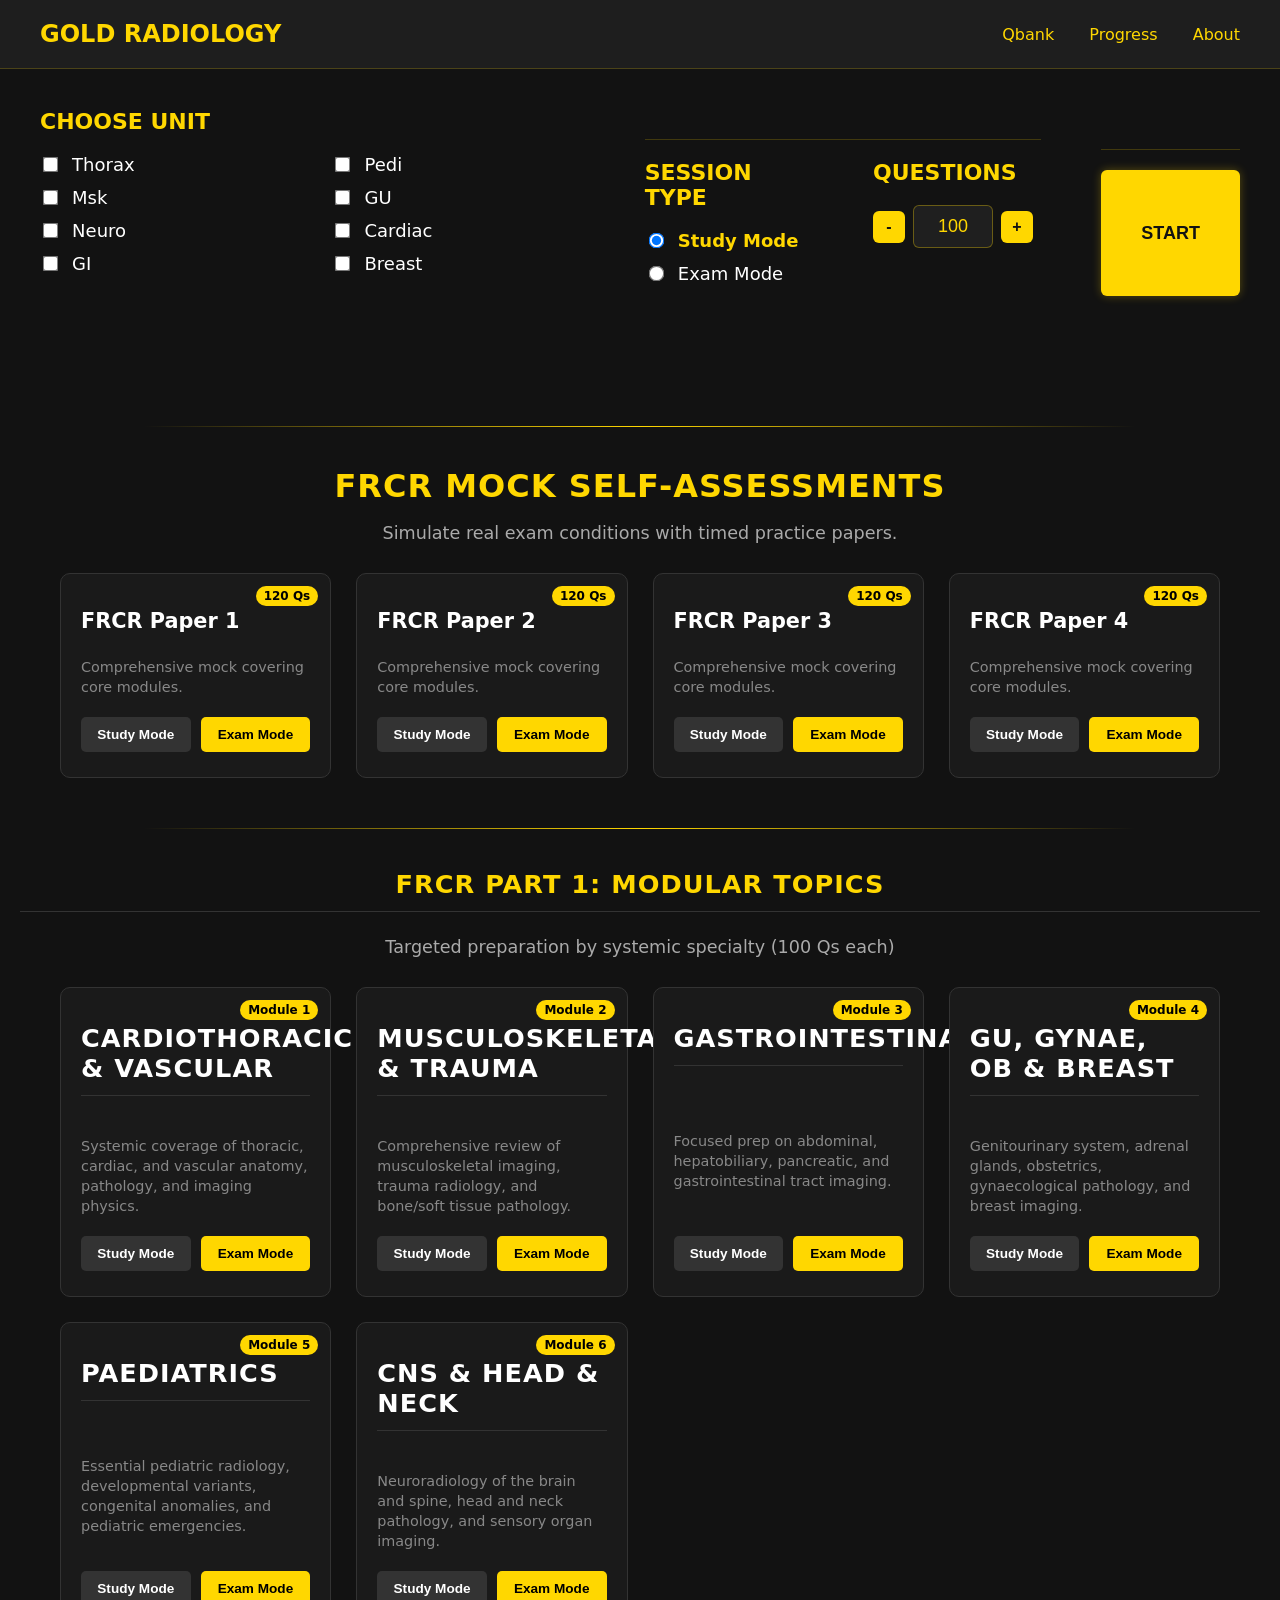
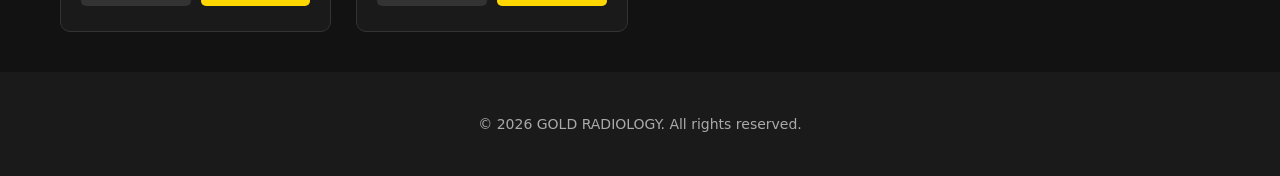
<file: review.html>
<!DOCTYPE html>
<html lang="en">
<head>
  <meta charset="UTF-8" />
  <meta name="viewport" content="width=device-width, initial-scale=1" />
  <title>Review Performance | GOLD RADIOLOGY</title>
  <link rel="stylesheet" href="styles.css" />
</head>
<body>

  <header>
    <a href="index.html" class="logo">GOLD RADIOLOGY</a>
    <nav>
      <a href="qbank.html">Qbank</a>
      <a href="progress.html">Progress</a>
      <a href="about.html">About</a>
    </nav>
  </header>

  <main>
    <section class="results-summary-container" id="summary-section">
      <h2>Performance Summary</h2>
      <div class="score-card">
        <div class="score-percentage" id="score-percent">0%</div>
        <div class="score-raw" id="score-raw">0 / 0 Questions</div>
      </div>
      
      <div class="stats-grid">
        <div class="stat-box correct">Correct: <span id="stats-correct">0</span></div>
        <div class="stat-box incorrect">Incorrect: <span id="stats-incorrect">0</span></div>
        <div class="stat-box skipped">Skipped: <span id="stats-skipped">0</span></div>
        <div class="stat-box time">Time Taken: <span id="stats-time">00:00</span></div>
      </div>

      <div class="summary-actions">
        <button class="action-btn primary" id="start-review-btn">Review Questions</button>
        <a href="qbank.html" class="action-btn secondary">Back to Qbank</a>
      </div>
    </section>

    <section class="study-mode-container hidden" id="review-interface">
      <aside class="questions-sidebar" aria-label="Question navigation">
        <div class="sidebar-title">Review</div>
        
        <div class="review-filters">
          <button class="filter-btn active" data-filter="all">All</button>
          <button class="filter-btn" data-filter="incorrect">❌ Incorrect</button>
          <button class="filter-btn" data-filter="correct">✅ Correct</button>
        </div>

        <div class="questions-list" id="questions-list"></div>
      </aside>

      <div class="question-content">
        <div class="question-container">
          <div class="question-number" id="question-number">Question 1</div>
          <div class="question-text" id="question-text"></div>
          <div class="choices-container" id="choices-container"></div>

          <div class="answer-explanation" id="answer-explanation" style="display: block;"></div>
        </div>

        <div class="navigation-buttons">
          <button class="nav-btn" id="prev-btn">Previous</button>
          <button class="nav-btn" id="next-btn">Next</button>
          <button class="nav-btn exit-btn" id="exit-review-btn">Exit Review</button>
        </div>
      </div>
    </section>
  </main>

  <footer>
    <p>© 2026 GOLD RADIOLOGY. All rights reserved.</p>
  </footer>

  <script src="review.js"></script>
</body>
</html>
</file>
<file: styles.css>
/* =========================
   BASE / GLOBAL
   ========================= */
:root{
  --bg:#121212;
  --panel:#1f1f1f;
  --panel-2:#1e1e1e;
  --text:#ffd700;
  --muted:#e0e0e0;
  --muted-2:#cccccc;
  --line:rgba(255,215,0,0.2);
  --line-2:rgba(255,215,0,0.33);
  --ok:#4CAF50;
  --bad:#F44336;
}

*{ box-sizing:border-box; }

html,body{ height:100%; }
body{
  margin:0;
  font-family: 'Segoe UI', system-ui, -apple-system, Roboto, Arial, sans-serif;
  background-color:var(--bg);
  color:var(--text);
}

img{ max-width:100%; height:auto; display:block; }

/* Focus visibility for accessibility */
a, button, input, [tabindex]{
  outline: none;
}
a:focus-visible, button:focus-visible, input:focus-visible, [tabindex]:focus-visible{
  box-shadow: 0 0 0 3px rgba(255,215,0,0.35);
  border-radius:6px;
}

/* =========================
   HEADER / NAV / FOOTER
   ========================= */
header{
  display:flex;
  justify-content:space-between;
  align-items:center;
  padding:20px 40px;
  background-color:var(--panel-2);
  border-bottom:1px solid var(--line);
  position:sticky;
  top:0;
  z-index:1000;
}
.logo{
  font-size:24px;
  font-weight:bold;
  color:var(--text);
  text-decoration:none;
}
nav a{
  margin-left:30px;
  text-decoration:none;
  color:var(--text);
  font-weight:500;
  transition:border-bottom .25s ease;
  padding-bottom:3px;
}
nav a:hover{ border-bottom:2px solid var(--text); }

/* Header Active class state */
nav a.active {
  color: #fff;
  border-bottom: 2px solid var(--text);
}

footer{
  text-align:center;
  padding:30px 20px;
  background:#1a1a1a;
  color:#aaaaaa;
  font-size:14px;
}

/* =========================
   INDEX (HOME) PAGE
   ========================= */
.hero{
  text-align:center;
  padding:100px 20px 60px;
  position:relative;
}
.hero-title{
  display:flex;
  justify-content:center;
  align-items:center;
}
.hero h1{
  font-size:48px;
  margin:0 0 10px;
  color:var(--text);
}
.hero p{
  font-size:20px;
  color:var(--muted);
  margin-top:20px;
}
.hero-qbank-button{
  position:absolute;
  top:180px;
  right:60px;
}
.qbank-btn{
  background-color:var(--text);
  color:var(--bg);
  padding:12px 24px;
  border:none;
  border-radius:6px;
  font-weight:bold;
  font-size:16px;
  text-decoration:none;
  box-shadow:0 0 10px rgba(255,215,0,0.33);
  transition:transform .2s ease, background-color .2s ease;
}
.qbank-btn:hover{
  background-color:#e6c200;
  transform:scale(1.05);
}

.features{
  display:grid;
  grid-template-columns:repeat(auto-fit, minmax(250px, 1fr));
  gap:30px;
  padding:60px 40px;
}
.feature-card{
  background-color:var(--panel);
  border:2px solid var(--line-2);
  border-radius:12px;
  padding:30px;
  text-align:center;
  transition:transform .2s ease, box-shadow .2s ease, border-color .2s ease;
}
.feature-card:hover{
  transform:translateY(-5px);
  box-shadow:0 0 20px rgba(255,215,0,0.27);
  border-color:var(--text);
}
.feature-card h3{
  font-size:20px;
  margin:0 0 15px;
  color:var(--text);
}
.feature-card p{
  color:var(--muted-2);
  font-size:16px;
}

/* =========================
   QBANK PAGE
   ========================= */
.qbank-layout{ padding:40px; }

.selection-sections{
  display:flex;
  justify-content:space-between;
  gap:60px;
  margin-bottom:40px;
}

.unit-section, .modality-section{ flex:1; }
.unit-section h2, .modality-section h2{
  font-size:22px;
  color:var(--text);
  margin:0 0 20px;
}

.unit-columns{ display:flex; gap:40px; }
.unit-column{ flex:1; }

.checkbox-group{
  display:flex;
  align-items:center;
  margin-bottom:12px;
}
.checkbox-group input[type="checkbox"]{
  margin-right:10px;
  transform:scale(1.2);
}
.checkbox-group span{
  font-size:18px;
  color:#fff;
}

/* Session Type & Question Count */
.bottom-row{
  display:flex;
  gap:60px;
  margin-top:30px;
  padding-top:20px;
  border-top:1px solid var(--line);
}
.session-type-section, .questions-section{ flex:1; }
.session-type-section h2, .questions-section h2{
  font-size:22px;
  color:var(--text);
  margin:0 0 20px;
}

.radio-group{
  display:flex;
  align-items:center;
  margin-bottom:12px;
}
.radio-group input[type="radio"]{
  margin-right:10px;
  transform:scale(1.2);
}
.radio-group span{
  font-size:18px;
  color:#fff;
}
.radio-group input[type="radio"]:checked + span{
  color:var(--text);
  font-weight:bold;
}

/* Number input */
.number-input{
  display:flex;
  align-items:center;
  gap:8px;
}
.number-input input{
  background-color:var(--panel);
  border:1px solid var(--line-2);
  color:var(--text);
  padding:10px 15px;
  font-size:18px;
  border-radius:6px;
  width:80px;
  text-align:center;
  -moz-appearance:textfield;
}
.number-input input::-webkit-outer-spin-button,
.number-input input::-webkit-inner-spin-button{
  -webkit-appearance:none;
  margin:0;
}
.number-btn{
  background-color:var(--text);
  color:var(--bg);
  border:none;
  border-radius:6px;
  width:32px;
  height:32px;
  font-size:16px;
  font-weight:bold;
  cursor:pointer;
  display:flex;
  align-items:center;
  justify-content:center;
  transition:transform .2s ease, background-color .2s ease;
}
.number-btn:hover{
  background-color:#e6c200;
  transform:scale(1.05);
}

/* Start button */
.start-button-container{
  display:flex;
  justify-content:center;
  margin-top:40px;
  padding-top:20px;
  border-top:1px solid var(--line);
}
.start-btn{
  background-color:var(--text);
  color:var(--bg);
  border:none;
  border-radius:6px;
  padding:12px 40px;
  font-size:18px;
  font-weight:bold;
  cursor:pointer;
  transition:transform .2s ease, background-color .2s ease, box-shadow .2s ease;
  box-shadow:0 0 10px rgba(255,215,0,0.3);
}
.start-btn:hover{
  background-color:#e6c200;
  transform:scale(1.05);
}

/* Modals */
.modal{
  display:none;
  position:fixed;
  z-index:999;
  inset:0;
  width:100%;
  height:100%;
  overflow:auto;
  background-color:rgba(18,18,18,0.85);
}
.modal-content{
  background-color:var(--panel);
  margin:10% auto;
  padding:30px;
  border:2px solid var(--line-2);
  width:320px;
  max-width:92%;
  border-radius:10px;
  color:var(--text);
  text-align:left;
  box-shadow:0 0 15px rgba(255,215,0,0.27);
}
.modal-content h3{
  margin:0 0 20px;
  font-size:22px;
}
.modal-columns{ display:flex; gap:30px; }
.modal-column{ flex:1; }
.modal-content label{
  display:block;
  font-size:16px;
  color:var(--muted);
  margin-bottom:12px;
  padding:5px 0;
}
.modal-content input[type="checkbox"]{
  margin-right:10px;
  transform:scale(1.1);
}
.close-button{
  color:var(--text);
  float:right;
  font-size:28px;
  font-weight:bold;
  cursor:pointer;
  margin-top:-10px;
  margin-right:-10px;
}
.done-btn{
  background-color:var(--text);
  color:var(--bg);
  padding:10px 20px;
  border:none;
  border-radius:6px;
  font-weight:bold;
  font-size:16px;
  cursor:pointer;
  margin-top:20px;
  transition:transform .2s ease, background-color .2s ease;
}
.done-btn:hover{
  background-color:#e6c200;
  transform:scale(1.05);
}

/* Responsive (Qbank & Home) */
@media (max-width: 768px){
  .selection-sections, .bottom-row{ flex-direction:column; gap:30px; }
  .unit-columns{ flex-direction:column; gap:0; }
  header{ flex-direction:column; padding:15px; }
  nav{ margin-top:15px; }
  nav a{ margin:0 10px; }
  .hero-qbank-button{ position:static; margin-top:30px; }
  .number-input{ justify-content:flex-start; }
  .start-btn{ width:100%; padding:12px 20px; }
}
@media (max-width: 500px){
  .modal-columns{ flex-direction:column; gap:0; }
  .modal-content{ width:90%; padding:20px; }
}

/* =========================
   STUDY / EXAM MODE SHARED
   ========================= */
.study-mode-container{
  display:flex;
  padding:20px;
  gap:30px;
}

/* Sidebar (shared) */
.questions-sidebar{
  width:230px;
  min-width:210px;
  background:var(--panel);
  border:2px solid var(--line-2);
  border-radius:12px;
  padding:16px;
  max-height:calc(100vh - 160px);
  position:sticky;
  top:100px;
  overflow:auto;
}
.sidebar-title{
  font-weight:bold;
  margin-bottom:12px;
  color:var(--text);
}
.questions-list{ display:grid; grid-template-columns: repeat(5, 1fr); gap:8px; }
@media (max-width:1100px){ .questions-list{ grid-template-columns: repeat(4, 1fr); } }
@media (max-width:900px){ .questions-list{ grid-template-columns: repeat(3, 1fr); } }
@media (max-width:700px){ .questions-list{ grid-template-columns: repeat(6, 1fr); } }

.question-item{
  background:#2a2a2a;
  border:1px solid var(--line);
  border-radius:6px;
  padding:8px 10px;
  text-align:center;
  cursor:pointer;
  user-select:none;
  transition:background .2s ease, border-color .2s ease, transform .1s;
  font-weight:600;
}
.question-item:hover{ background:#333; border-color:var(--text); transform:translateY(-1px); }
.question-item.active{ background:rgba(255,215,0,0.12); border-color:var(--text); }
.question-number{ font-weight:bold; }
.question-dot{ margin-left:2px; opacity:.6; }

/* Main content */
.question-content{ flex:1; min-width:0; }

/* Question card */
.question-container{
  background-color:var(--panel);
  border:2px solid var(--line-2);
  border-radius:12px;
  padding:60px;
  margin-bottom:30px;
  min-height:400px;
  width:950px;
  max-width:100%;
}
.question-header{
  display:flex;
  justify-content:space-between;
  align-items:center;
  margin-bottom:20px;
}
.modality-badge{
  background-color:var(--text);
  color:var(--bg);
  padding:5px 10px;
  border-radius:4px;
  font-size:14px;
  font-weight:bold;
}
.question-text{
  font-size:20px;
  color:#fff;
  margin-bottom:25px;
  line-height:1.5;
}
.question-image img{
  max-width:100%;
  max-height:500px;
  margin-bottom:20px;
  border-radius:8px;
}
.image-error{ color:#ffb4b4; font-size:14px; }

/* Choices */
.choices-container{ display:grid; grid-template-columns:1fr; gap:12px; }
.choice{
  display:flex;
  align-items:center;
  padding:12px 15px;
  background-color:#2a2a2a;
  border:1px solid var(--line);
  border-radius:6px;
  cursor:pointer;
  transition:background .2s ease, border-color .2s ease, transform .05s;
}
.choice:hover{ background:#333; border-color:var(--text); }
.choice:active{ transform:scale(0.995); }
.choice-letter{
  font-weight:bold;
  color:var(--text);
  margin-right:15px;
}
.choice-text{ color:#fff; }
.choice.selected{ border-color:var(--text); background-color:rgba(255,215,0,0.1); }
.choice.correct{ border-color:var(--ok); background-color:rgba(76,175,80,0.1); }
.choice.incorrect{ border-color:var(--bad); background-color:rgba(244,67,54,0.1); }

/* Nav buttons */
.navigation-buttons{
  display:flex;
  justify-content:space-between;
  margin-bottom:30px;
  gap:12px;
}
.nav-btn{
  background-color:var(--text);
  color:var(--bg);
  border:none;
  border-radius:6px;
  padding:10px 25px;
  font-size:16px;
  font-weight:bold;
  cursor:pointer;
  transition:transform .2s ease, background-color .2s ease;
}
.nav-btn:hover{ background-color:#e6c200; transform:scale(1.05); }
.nav-btn:disabled{
  background-color:#555;
  color:#888;
  cursor:not-allowed;
  transform:none;
}

/* Explanation (study mode only) */
.answer-explanation{
  background-color:var(--panel);
  border:2px solid var(--line-2);
  border-radius:12px;
  padding:25px;
  margin-top:20px;
}
.answer-explanation h3{
  color:var(--text);
  margin:0 0 15px;
}
.answer-explanation p{
  color:#ccc;
  line-height:1.6;
}
.answer-explanation img{
  max-width:100%;
  margin-top:15px;
  border-radius:8px;
}

/* End Test button (single definition) */
.end-test-btn{
  background-color:#e53935;
  color:#fff;
  border:none;
  border-radius:6px;
  padding:12px 28px;
  font-size:18px;
  font-weight:bold;
  cursor:pointer;
  margin-left:20px;
  box-shadow:0 0 6px rgba(229,57,53,0.15);
  transition:background .2s, transform .2s;
}
.end-test-btn:hover{
  background-color:#b71c1c;
  transform:scale(1.06);
}

/* Exam floating bottom tab */
.exam-floating-tab{
  position:fixed;
  left:0; right:0; bottom:0;
  z-index:9999;
  background:rgba(18,18,18,0.98);
  border-top:2px solid var(--text);
  display:flex;
  align-items:center;
  justify-content:center;
  gap:40px;
  padding:16px 0;
  box-shadow:0 -2px 16px rgba(0,0,0,0.12);
  font-size:20px;
}
.exam-timer{
  color:#fff;
  font-weight:bold;
  font-size:22px;
  display:flex;
  align-items:center;
  gap:8px;
}
#timer{
  letter-spacing:2px;
  font-size:26px;
  font-family: ui-monospace, SFMono-Regular, Menlo, Consolas, 'Segoe UI Mono', monospace;
  background:#222;
  padding:0 10px;
  border-radius:4px;
  min-width:80px;
  text-align:center;
  color:#fff;
  transition:color .3s;
}
.exam-question-progress{
  color:var(--text);
  font-weight:bold;
  font-size:20px;
}

/* Responsive (study/exam layout) */
@media (max-width: 900px){
  .study-mode-container{ flex-direction:column; }
  .questions-sidebar{
    position:relative;
    top:auto;
    max-height:none;
    width:100%;
    min-width:0;
  }
}
@media (max-width: 768px){
  .study-mode-container{ padding:20px; }
  .question-container{ padding:20px; width:100%; }
}
@media (max-width: 600px){
  .exam-floating-tab{
    flex-direction:column;
    font-size:16px;
    gap:12px;
    padding:10px 0;
  }
  .exam-timer{ font-size:17px; }
  .exam-question-progress{ font-size:16px; }
  #timer{ font-size:20px; min-width:60px; }
}

/* =========================
   ABOUT PAGE
   ========================= */
.about-main {
  display: flex;
  justify-content: center;
  align-items: center;
  padding: 60px 20px;
  min-height: calc(100vh - 140px); /* Adjusts perfectly for header/footer offsets */
}

.about-container {
  max-width: 950px; /* Matches the width parameter of .question-container */
  width: 100%;
}

.about-card {
  background-color: var(--panel);
  border: 2px solid var(--line-2);
  border-radius: 12px;
  padding: 45px;
  text-align: center;
  box-shadow: 0 4px 25px rgba(0, 0, 0, 0.4);
}

.about-badge {
  display: inline-block;
  background-color: var(--text);
  color: var(--bg);
  font-size: 11px;
  font-weight: bold;
  letter-spacing: 1.5px;
  padding: 6px 14px;
  border-radius: 20px;
  margin-bottom: 20px;
}

.about-card h1 {
  font-size: 38px;
  color: #fff;
  margin: 0 0 8px 0;
  font-weight: 700;
}

.about-subtitle {
  color: var(--muted);
  font-size: 18px;
  margin: 0 0 25px 0;
  letter-spacing: 0.5px;
}

.about-divider {
  border: 0;
  height: 1px;
  background: var(--line);
  margin: 25px 0;
}

.about-content p {
  color: var(--muted-2);
  font-size: 16px;
  line-height: 1.6;
  text-align: left;
  margin-bottom: 35px;
}

/* Dynamic Feature Grid for About Page */
.feature-grid {
  display: grid;
  grid-template-columns: repeat(2, 1fr);
  gap: 24px;
  text-align: left;
}

.feature-box {
  background-color: #242424;
  border: 1px solid var(--line);
  border-radius: 8px;
  padding: 24px;
  transition: transform 0.2s ease, border-color 0.2s ease, box-shadow 0.2s ease;
}

.feature-box:hover {
  transform: translateY(-2px);
  border-color: var(--text);
  box-shadow: 0 4px 15px rgba(255, 215, 0, 0.1);
}

.feature-icon {
  font-size: 28px;
  margin-bottom: 12px;
}

.feature-box h3 {
  color: var(--text);
  font-size: 18px;
  margin: 0 0 10px 0;
  font-weight: 600;
}

.feature-box p {
  color: var(--muted-2);
  font-size: 14px;
  line-height: 1.5;
  margin: 0;
}

/* Responsive Styles for About Page */
@media (max-width: 768px) {
  .about-card {
    padding: 25px;
  }
  .feature-grid {
    grid-template-columns: 1fr;
    gap: 16px;
  }
  .about-card h1 {
    font-size: 30px;
  }
}
/* =========================
   PROGRESS PAGE
   ========================= */
.progress-main {
  padding: 40px 20px;
  min-height: calc(100vh - 140px);
  display: flex;
  justify-content: center;
}
.progress-container {
  max-width: 950px;
  width: 100%;
}
.overview-section h1, .breakdown-section h2 {
  font-size: 24px;
  color: var(--text);
  margin-bottom: 25px;
  text-transform: uppercase;
  letter-spacing: 1px;
}
.stats-grid {
  display: grid;
  grid-template-columns: repeat(3, 1fr);
  gap: 20px;
  margin-bottom: 40px;
}
.stat-card {
  background-color: var(--panel);
  border: 2px solid var(--line-2);
  border-radius: 12px;
  padding: 30px;
  text-align: center;
  box-shadow: 0 4px 15px rgba(0,0,0,0.2);
}
.stat-icon {
  font-size: 30px;
  display: block;
  margin-bottom: 10px;
}
.stat-value {
  font-size: 36px;
  font-weight: bold;
  color: #fff;
  margin-bottom: 5px;
}
.stat-label {
  color: var(--muted-2);
  font-size: 14px;
}

/* Unit progress styling */
.breakdown-section {
  background: var(--panel);
  border: 2px solid var(--line-2);
  border-radius: 12px;
  padding: 30px;
  margin-bottom: 40px;
}
.unit-progress-row {
  margin-bottom: 20px;
}
.unit-progress-info {
  display: flex;
  justify-content: space-between;
  margin-bottom: 8px;
  font-size: 16px;
  font-weight: 500;
}
.unit-name {
  color: #fff;
  text-transform: capitalize;
}
.unit-score {
  color: var(--text);
}
.progress-bar-bg {
  background: #2b2b2b;
  height: 12px;
  border-radius: 6px;
  overflow: hidden;
}
.progress-bar-fill {
  background-color: var(--text);
  height: 100%;
  border-radius: 6px;
  width: 0%; /* Set dynamically by JS */
  transition: width 0.6s ease-out;
}
.no-data {
  color: var(--muted);
  text-align: center;
  font-style: italic;
  padding: 20px 0;
}

/* Modes Cards */
.modes-section {
  display: grid;
  grid-template-columns: repeat(2, 1fr);
  gap: 20px;
  margin-bottom: 40px;
}
.mode-card {
  background: var(--panel);
  border: 2px solid var(--line-2);
  border-radius: 12px;
  padding: 25px;
}
.mode-card h3 {
  color: var(--text);
  margin-top: 0;
  margin-bottom: 15px;
  font-size: 18px;
  border-bottom: 1px solid var(--line);
  padding-bottom: 10px;
}
.mode-card p {
  color: #fff;
  font-size: 16px;
  margin: 10px 0;
}
.highlight {
  color: var(--text);
  font-weight: bold;
}

/* Danger zone reset styling */
.danger-zone {
  display: flex;
  justify-content: center;
  margin-top: 40px;
}
.reset-btn {
  background-color: var(--bad);
  color: #fff;
  border: none;
  border-radius: 6px;
  padding: 12px 24px;
  font-size: 16px;
  font-weight: bold;
  cursor: pointer;
  transition: transform 0.2s, background-color 0.2s;
}
.reset-btn:hover {
  background-color: #c62828;
  transform: scale(1.05);
}

@media (max-width: 768px) {
  .stats-grid { grid-template-columns: 1fr; }
  .modes-section { grid-template-columns: 1fr; }
}
/* Homepage specific dashboard adjustments */
.home-dashboard {
  margin: 30px auto;
  max-width: 800px;
  width: 100%;
}
.home-dashboard .stat-card {
  background-color: rgba(26, 26, 26, 0.8); /* Slight opacity tweak for home background integration */
}
/* --- FRCR SELF ASSESSMENT STYLES --- */
.frcr-section {
  margin-top: 50px;
  padding: 20px 0;
  text-align: center;
}

.section-divider {
  border: 0;
  height: 1px;
  background: linear-gradient(to right, transparent, #ffd700, transparent);
  margin-bottom: 40px;
}

.section-title {
  color: #ffd700;
  font-size: 2rem;
  margin-bottom: 8px;
}

.section-subtitle {
  color: #aaa;
  margin-bottom: 30px;
  font-size: 1.1rem;
}

.frcr-grid {
  display: grid;
  grid-template-columns: repeat(auto-fit, minmax(220px, 1fr));
  gap: 25px;
  max-width: 1100px;
  margin: 0 auto;
  padding: 0 20px;
}

.frcr-card {
  background-color: #1a1a1a;
  border: 1px solid #333;
  border-radius: 10px;
  padding: 25px 20px;
  position: relative;
  transition: transform 0.2s, border-color 0.2s;
  display: flex;
  flex-direction: column;
  justify-content: space-between;
}

.frcr-card:hover {
  transform: translateY(-5px);
  border-color: #ffd700;
}

.paper-badge {
  position: absolute;
  top: 12px;
  right: 12px;
  background-color: #ffd700;
  color: #000;
  font-weight: bold;
  font-size: 0.75rem;
  padding: 3px 8px;
  border-radius: 20px;
}

.frcr-card h3 {
  color: #fff;
  margin-top: 10px;
  margin-bottom: 10px;
  font-size: 1.3rem;
}

.frcr-card p {
  color: #888;
  font-size: 0.9rem;
  line-height: 1.4;
  margin-bottom: 20px;
}

.frcr-actions {
  display: flex;
  gap: 10px;
}

.frcr-btn {
  flex: 1;
  padding: 10px;
  border: none;
  border-radius: 5px;
  cursor: pointer;
  font-weight: bold;
  font-size: 0.85rem;
  transition: background-color 0.2s;
}

.frcr-btn.study {
  background-color: #333;
  color: #fff;
}

.frcr-btn.study:hover {
  background-color: #444;
}

.frcr-btn.exam {
  background-color: #ffd700;
  color: #000;
}

.frcr-btn.exam:hover {
  background-color: #e6c200;
}
/* ==========================================================================
   FRCR EXAMS & MODULAR SECTIONS
   ========================================================================== */

/* Main Containers */
.frcr-section, 
.frcr-modules-section {
  margin-top: 50px;
  padding: 0 20px;
  text-align: center;
}

.section-divider {
  border: 0;
  height: 1px;
  background: linear-gradient(to right, transparent, #ffd700, transparent);
  margin: 40px auto;
  max-width: 80%;
}

.section-title,
.frcr-modules-section h3 {
  color: #ffd700;
  font-size: 2rem;
  margin-bottom: 8px;
  text-transform: uppercase;
  letter-spacing: 1px;
}

.section-subtitle {
  color: #aaa;
  margin-bottom: 30px;
  font-size: 1.1rem;
}

/* --- FRCR MOCK ASSESSMENT CARDS --- */
.frcr-grid {
  display: grid;
  grid-template-columns: repeat(auto-fit, minmax(240px, 1fr));
  gap: 25px;
  max-width: 1200px;
  margin: 0 auto 40px auto;
}

.frcr-card {
  background-color: #1a1a1a;
  border: 1px solid #333;
  border-radius: 10px;
  padding: 25px 20px;
  position: relative;
  transition: transform 0.2s ease, border-color 0.2s ease, box-shadow 0.2s ease;
  display: flex;
  flex-direction: column;
  justify-content: space-between;
  text-align: left;
}

.frcr-card:hover {
  transform: translateY(-5px);
  border-color: #ffd700;
  box-shadow: 0 5px 15px rgba(255, 215, 0, 0.1);
}

.paper-badge {
  position: absolute;
  top: 12px;
  right: 12px;
  background-color: #ffd700;
  color: #000;
  font-weight: bold;
  font-size: 0.75rem;
  padding: 3px 8px;
  border-radius: 20px;
}

.frcr-card h3 {
  color: #fff;
  margin-top: 10px;
  margin-bottom: 10px;
  font-size: 1.3rem;
}

.frcr-card p {
  color: #888;
  font-size: 0.9rem;
  line-height: 1.4;
  margin-bottom: 20px;
}

.frcr-actions {
  display: flex;
  gap: 10px;
}

.frcr-btn {
  flex: 1;
  padding: 10px;
  border: none;
  border-radius: 5px;
  cursor: pointer;
  font-weight: bold;
  font-size: 0.85rem;
  transition: background-color 0.2s ease, transform 0.1s ease;
}

.frcr-btn:active {
  transform: scale(0.97);
}

.frcr-btn.study {
  background-color: #333;
  color: #fff;
}

.frcr-btn.study:hover {
  background-color: #444;
}

.frcr-btn.exam {
  background-color: #ffd700;
  color: #000;
}

.frcr-btn.exam:hover {
  background-color: #e6c200;
}

/* --- FRCR MODULAR TOPIC BUTTONS --- */
.frcr-modules-section h3 {
  font-size: 1.6rem;
  border-bottom: 1px solid #333 !important;
  padding-bottom: 12px;
  margin-bottom: 25px;
}

.frcr-mod-btn {
  background-color: #1a1a1a !important;
  color: #fff !important;
  border: 1px solid #333 !important;
  border-radius: 8px !important;
  padding: 20px !important;
  text-align: left !important;
  cursor: pointer;
  transition: all 0.2s ease !important;
  display: flex;
  flex-direction: column;
  gap: 6px;
  width: 100%;
}

.frcr-mod-btn strong {
  color: #ffd700;
  font-size: 0.85rem;
  text-transform: uppercase;
  letter-spacing: 0.5px;
}

.frcr-mod-btn:hover {
  border-color: #ffd700 !important;
  transform: translateY(-2px);
  background-color: #222 !important;
  box-shadow: 0 4px 12px rgba(255, 215, 0, 0.05);
}

.frcr-mod-btn:active {
  transform: translateY(0);
}
</file>
